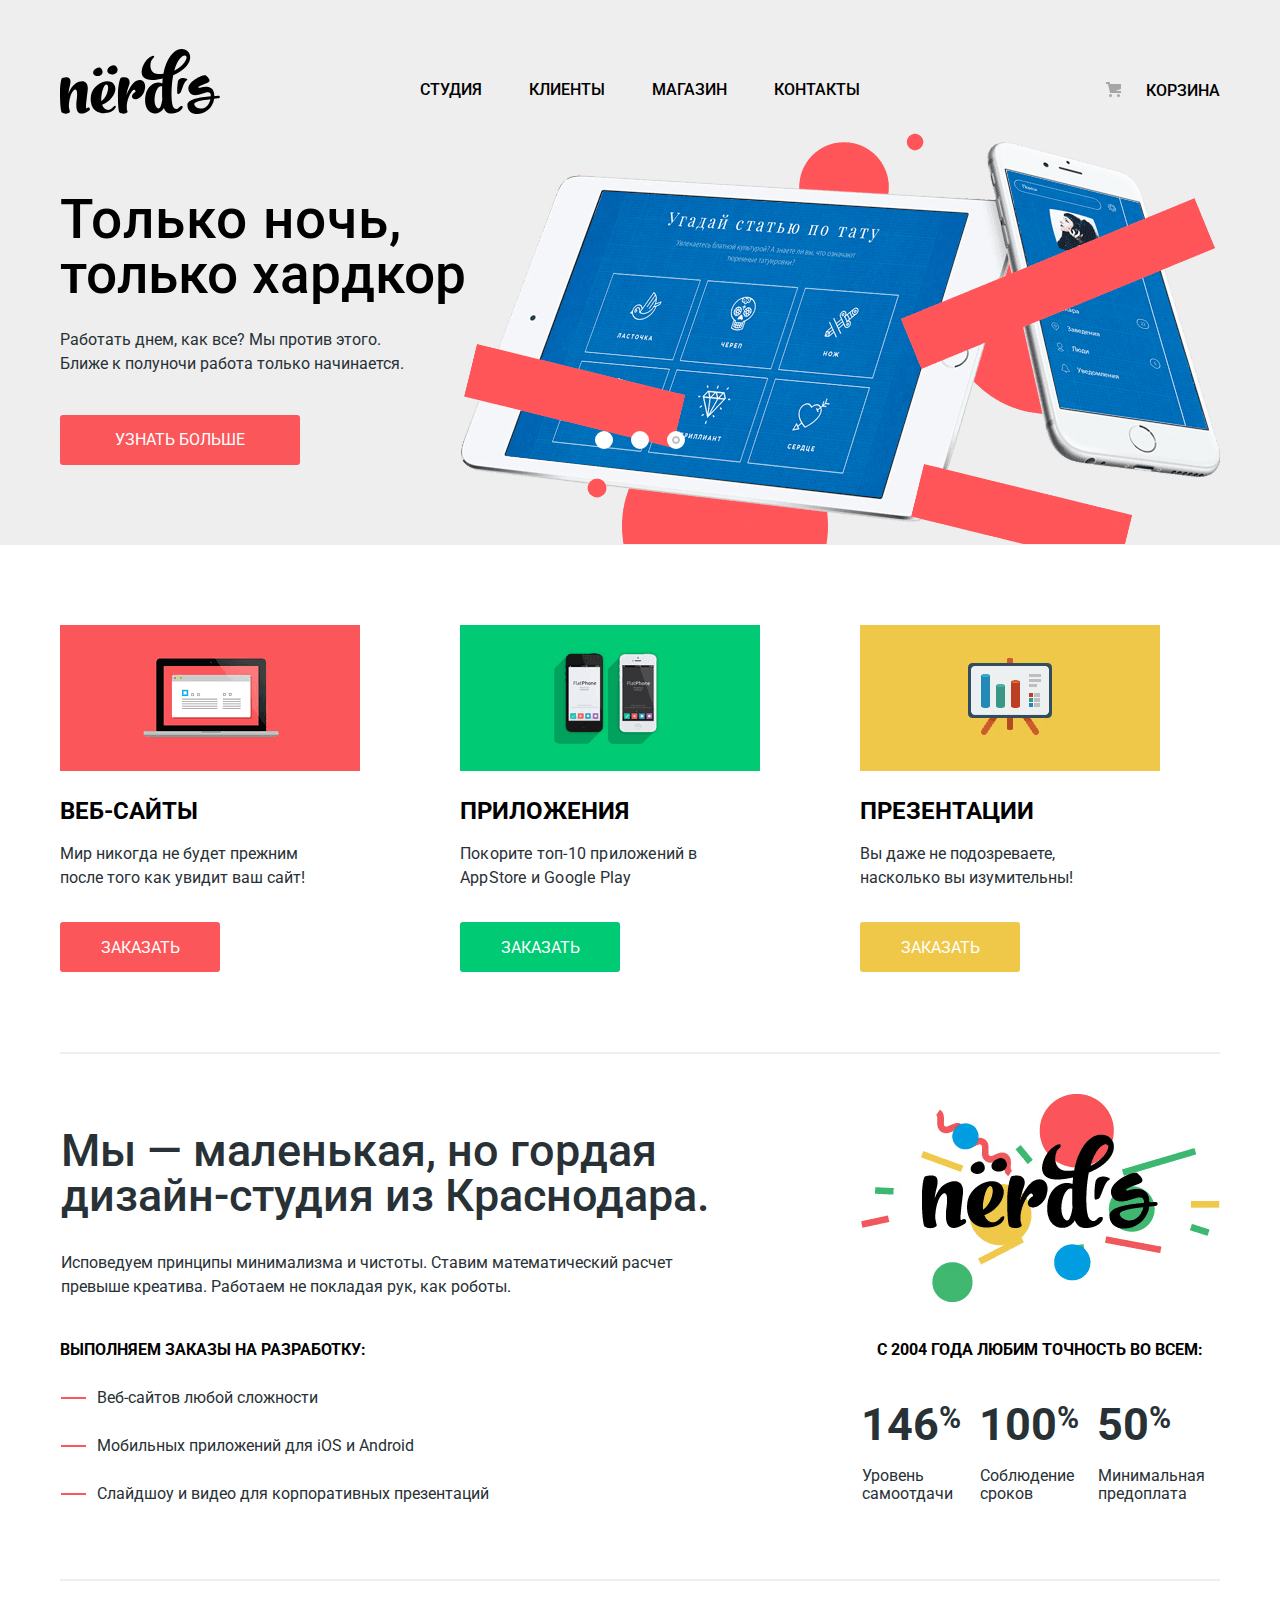
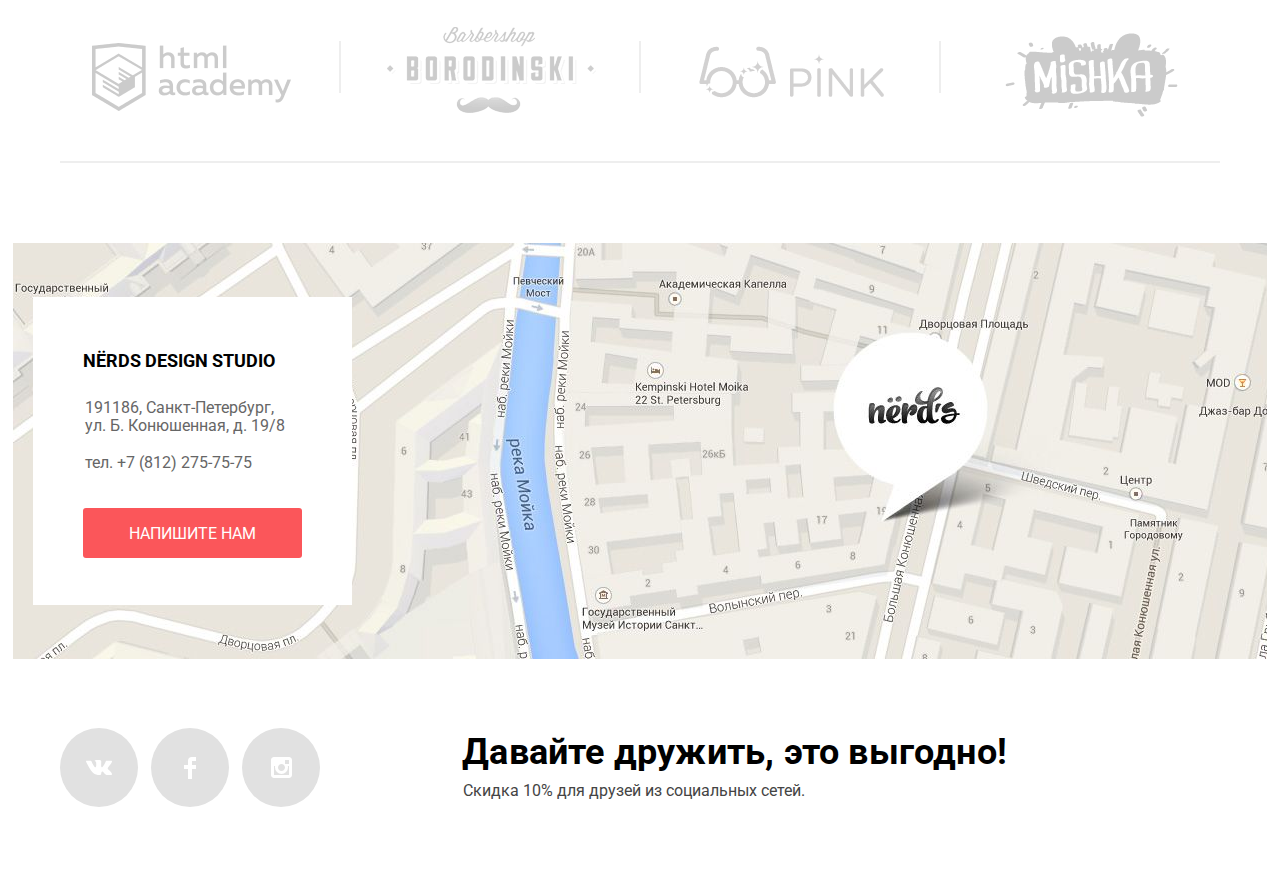
<file: index.html>
<!DOCTYPE html>
<html lang="ru">
<head>
  <meta charset="UTF-8">
  <meta name="viewport" content="width=device-width, initial-scale=1.0">
  <title>Веб-студия Nerds</title>
  <link href="https://fonts.googleapis.com/css?family=Roboto:400,500,700&amp;subset=cyrillic,cyrillic-ext,latin-ext" rel="stylesheet">
  <link href="css/normalize.css" rel="stylesheet">
  <link href="css/style.css" rel="stylesheet">
</head>
<body>

  <header class="header">
    <nav class="header__nav navigation wrapper">

      <div class="navigation__logo">
        <a class="navigation__logo-link navigation__logo-link--current" href="index.html">
          <span class="visually-hidden">Веб-студия Nerds</span>
          <img class="navigation__logo-pic" src="img/svg/nerds-logo.svg" alt="Логотип Веб-студия Nerds" width="160" height="65">
        </a>
      </div>

      <ul class="navigation__list">
        <li class="navigation__element">
          <a class="navigation__link" href="">Студия</a>
        </li>
        <li class="navigation__element">
          <a class="navigation__link" href="">Клиенты</a>
        </li>
        <li class="navigation__element">
          <a class="navigation__link" href="nerds-catalog.html">Магазин</a>
        </li>
        <li class="navigation__element">
          <a class="navigation__link" href="">Контакты</a>
        </li>
      </ul>

      <div class="navigation__basket">
        <a class="navigation__basket-link" href="#">Корзина</a>
      </div>

    </nav>
  </header>

  <main class="content">

    <h1 class="title visually-hidden">Веб-студия Nerds</h1>

    <section class="slider">
      <div class="slider-wrapper wrapper">

        <div class="slider__controls">
          <button class="slider__btn slider__btn--current" onclick="currentSlide(1)"><span class="visually-hidden">Первый слайд</span></button>
          <button class="slider__btn" onclick="currentSlide(2)"><span class="visually-hidden">Второй слайд</span></button>
          <button class="slider__btn" onclick="currentSlide(3)"><span class="visually-hidden">Третий слайд</span></button>
        </div>

        <div class="slider__element slider__element--slide1 slide slider__element--current">
          <p class="slide__lead">
            Долго, дорого, скрупулезно.
          </p>
          <p class="slide__desc">
            Математически выверенный дизайн <br>
            для вашего сайта или мобильного приложения.
          </p>
          <a class="slide__link" href="">Узнать больше</a>
        </div>

        <div class="slider__element slider__element--slide2 slide">
          <p class="slide__lead">
            Любим математику как никто другой
          </p>
          <p class="slide__desc">
            Никакого креатива, только математические формулы для расчета идеальных пропорций.
          </p>
          <a class="slide__link" href="">Узнать больше</a>
        </div>

        <div class="slider__element slider__element--slide3 slide">
          <p class="slide__lead">
            Только ночь, только хардкор
          </p>
          <p class="slide__desc">
            Работать днем, как все? Мы против этого.<br>
            Ближе к полуночи работа только начинается.
          </p>
          <a class="slide__link" href="">Узнать больше</a>
        </div>

      </div>
    </section>

    <h2 class="subtitle visually-hidden">Наши услуги для вас</h2>

    <div class="wrapper">

      <section class="products">
        <ul class="products__list">

          <li class="products__element product">
            <article class="product__websites">
              <img class="product__pic product__pic--websites" src="img/compressor/web-site-compressor.png" alt="Веб-сайты" width="300" height="146">
              <h3 class="product__subtitle">Веб-сайты</h3>
              <p class="product__desc">Мир никогда не будет прежним после того как увидит ваш сайт!</p>
              <a class="product__link-order" href="">Заказать</a>
            </article>
          </li>

          <li class="products__element product">
            <article class="product__apps">
              <img class="product__pic product__pic--apps" src="img/compressor/apps-compressor.png" alt="Приложения" width="300" height="146">
              <h3 class="product__subtitle">Приложения</h3>
              <p class="product__desc">Покорите топ-10 приложений в AppStore и Google Play</p>
              <a class="product__link-order product__link-order--green" href="">Заказать</a>
            </article>
          </li>

          <li class="products__element product">
            <article class="product__presentation">
              <img class="product__pic product__pic--presentation" src="img/compressor/presentation-compressor.png" alt="Презентации" width="300" height="146">
              <h3 class="product__subtitle">Презентации</h3>
              <p class="product__desc">Вы даже не подозреваете, насколько вы изумительны!</p>
              <a class="product__link-order product__link-order--gold" href="">Заказать</a>
            </article>
          </li>

        </ul>
      </section>

      <section class="features__box">

        <section class="features__text">
          <p class="features__lead">
            Мы &#8212 маленькая, но гордая дизайн-студия из Краснодара.
          </p>
          <p class="features__desc">
            Исповедуем принципы минимализма и чистоты. Ставим математический расчет превыше креатива. Работаем не покладая рук, как роботы.
          </p>
          <p class="features__list-title">
            Выполняем заказы на разработку:
          </p>
          <ul class="features__list">
            <li class="features__product">
              Веб-сайтов любой сложности
            </li>
            <li class="features__product">
              Мобильных приложений для iOS и Android
            </li>
            <li class="features__product">
              Слайдшоу и видео для корпоративных презентаций
            </li>
          </ul>
        </section>

        <section class="features__logo-table">
          <img class="features__logo-pic" src="img/compressor/nerds-illustration-compressor.png" alt="Веб-студия Nerds логотип" width="360" height="208">
          <p class="features__table-title">
            С 2004 года любим точность во всем:
          </p>
          <table class="features__table table">
            <tr class="table__persent">
              <td class="table__cell">
                146<sup class="table__sup">%</sup>
              </td>
              <td class="table__cell">
                100<sup class="table__sup">%</sup>
              </td>
              <td class="table__cell">
                50<sup class="table__sup">%</sup>
              </td>
            </tr>
            <tr class="table__desc">
              <td class="table__cell">Уровень самоотдачи</td>
              <td class="table__cell">Соблюдение сроков</td>
              <td class="table__cell">Минимальная предоплата</td>
            </tr>
          </table>
        </section>

      </section>

      <section class="clients">
        <ul class="clients__list">

          <li class="clients__elem">
            <a href="https://htmlacademy.ru/intensive/htmlcss">
              <img src="img/compressor/html-academy-compressor.png" alt="Сайт htmlacademy" width="199 " height="68">
            </a>
          </li>

          <li class="clients__elem">
            <a href="#">
              <img src="img/compressor/borodinski-compressor.png" alt="Барбершоп Бородинский" width="209" height="90">
            </a>
          </li>

          <li class="clients__elem">
            <a href="#">
              <img src="img/compressor/pink-compressor.png" alt="Сайт приложения Пинк" width="185" height="52">
            </a>
          </li>

          <li class="clients__elem">
            <a href="#">
              <img src="img/compressor/mishka-compressor.png" alt="Сайт магазина Мишка" width="173" height="84">
            </a>
          </li>
        </ul>
      </section>

    </div>

    <section class="contacts">

      <img class="contacts__map-pic" src="img/compressor/map-compressor.jpg" alt="191186, Санкт-Петербург, ул. Б. Конюшенная, д. 19/8" width="1440" height="416">

      <iframe class="contacts__map-iframe" src="https://www.google.com/maps/embed?pb=!1m18!1m12!1m3!1d1998.5991043651577!2d30.3208946158674!3d59.93879418187627!2m3!1f0!2f0!3f0!3m2!1i1024!2i768!4f13.1!3m3!1m2!1s0x4696310fca5ba729%3A0xea9c53d4493c879f!2z0JHQvtC70YzRiNCw0Y8g0JrQvtC90Y7RiNC10L3QvdCw0Y8g0YPQuy4sIDE5LCDQodCw0L3QutGCLdCf0LXRgtC10YDQsdGD0YDQsywgMTkxMTg2!5e0!3m2!1sru!2sru!4v1529902257677" width="1440" height="416" frameborder="0" style="border:0" allowfullscreen></iframe>

      <div class="contacts__textbox">
        <h3 class="contacts__subtitle">Nёrds design studio</h3>
        <p class="contacts__adress">
          191186, Санкт-Петербург,<br>
          ул. Б. Конюшенная, д. 19/8
        </p>
        <p class="contacts__tel">
          <a class="contacts__tel-link" href="tel:+78122757575">тел. +7 (812) 275-75-75</a>
        </p>
        <a class="contacts__link" href="#">Напишите нам</a>
      </div>

    </section>

  </main>

  <footer class="footer wrapper">

    <ul class="footer__social social-list">

      <li class="social-list__elem">
        <a class="social-list__link" href="">
          <span class="visually-hidden">Вконтакте</span>
          <svg xmlns="http://www.w3.org/2000/svg" width="26" height="15" viewBox="0 0 26 15"><path fill="#FFF" d="M16.138 11.51c.956-.309 2.18 2.04 3.483 2.939.978.681 1.727.534 1.727.534l3.473-.05s1.815-.112.957-1.554c-.071-.12-.503-1.069-2.585-3.022-2.177-2.043-1.882-1.712.739-5.244 1.597-2.153 2.236-3.468 2.036-4.028-.192-.539-1.365-.399-1.365-.399L20.69.713c-.381.001-.704.119-.851.515-.003.004-.621 1.666-1.445 3.079-1.741 2.989-2.436 3.148-2.724 2.961-.661-.433-.494-1.737-.494-2.664 0-2.897.432-4.105-.846-4.417-.427-.104-.739-.172-1.828-.182-1.392-.021-2.574 0-3.244.329-.445.223-.786.712-.579.74.26.035.843.16 1.155.586.401.552.389 1.789.389 1.789s.229 3.411-.54 3.834c-.528.29-1.25-.302-2.803-3.016-.793-1.388-1.392-2.922-1.392-2.922s-.116-.285-.326-.441c-.25-.185-.6-.244-.6-.244L.848.684S.29.7.085.946c-.182.218-.015.668-.015.668s2.909 6.881 6.203 10.347c3.02 3.182 6.452 2.971 6.452 2.971h1.555s.469-.054.709-.312c.224-.24.214-.691.214-.691s-.031-2.109.935-2.419z"/></svg>
        </a>
      </li>

      <li class="social-list__elem">
        <a class="social-list__link" href="">
          <span class="visually-hidden">Фейсбук</span>
          <svg xmlns="http://www.w3.org/2000/svg" width="12" height="22" viewBox="0 0 12 22"><path fill="#FFF" d="M12 4V0H8a4 4 0 0 0-4 4v4H0v4h4v10h4V12h4V8H8V4h4z"/></svg>
        </a>
      </li>

      <li class="social-list__elem">
        <a class="social-list__link" href="">
          <span class="visually-hidden">Инстаграмм</span>
          <svg xmlns="http://www.w3.org/2000/svg" width="21" height="21" viewBox="0 0 21 21"><path fill="#FFF" d="M18 0H3C1.35 0 0 1.35 0 3v15c0 1.65 1.35 3 3 3h15c1.65 0 3-1.35 3-3V3c0-1.65-1.35-3-3-3zm-7.5 7c1.93 0 3.5 1.57 3.5 3.5S12.43 14 10.5 14 7 12.43 7 10.5 8.57 7 10.5 7zM18 18H3V9h1.181A6.504 6.504 0 0 0 4 10.5a6.5 6.5 0 1 0 13 0 6.45 6.45 0 0 0-.181-1.5H18v9zm0-11h-4V3h4v4z"/></svg>
        </a>
      </li>

    </ul>

    <div class="footer__text">
      <p class="footer__lead">Давайте дружить, это выгодно!</p>
      <p class="footer__discount">Скидка 10% для друзей из социальных сетей.</p>
    </div>

  </footer>

  <section class="popup">

    <p class="popup__lead">Напишите нам</p>

    <form class="popup__write-us-form write-us-form" action="" method="post">

      <p class="write-us-form__name">
        <label class="write-us-form__label" for="name">Ваше имя:</label>
        <input class="write-us-form__input" type="text" name="user-name" id="name" placeholder="Представьтесь, пожалуйста" minlength="2">
      </p>

      <p class="write-us-form__email">
        <label class="write-us-form__label" for="email">Ваш e-mail:</label>
        <input class="write-us-form__input" type="email" name="email" id="email" placeholder="Для отправки ответа">
      </p>

      <p class="write-us-form__text">
        <label class="write-us-form__label" for="text">Текст письма:</label>
        <textarea class="write-us-form__input write-us-form__input--textarea" name="text" id="text" placeholder="В свободной форме" minlength="140"></textarea>
      </p>

      <button class="write-us-form__button-submit" type="submit">Отправить</button>

    </form>

    <button class="popup__close" type="button">&times;</button>

  </section>

  <script src="js/popup.js"></script>
  <script src="js/slider.js"></script>

</body>
</html>
</file>
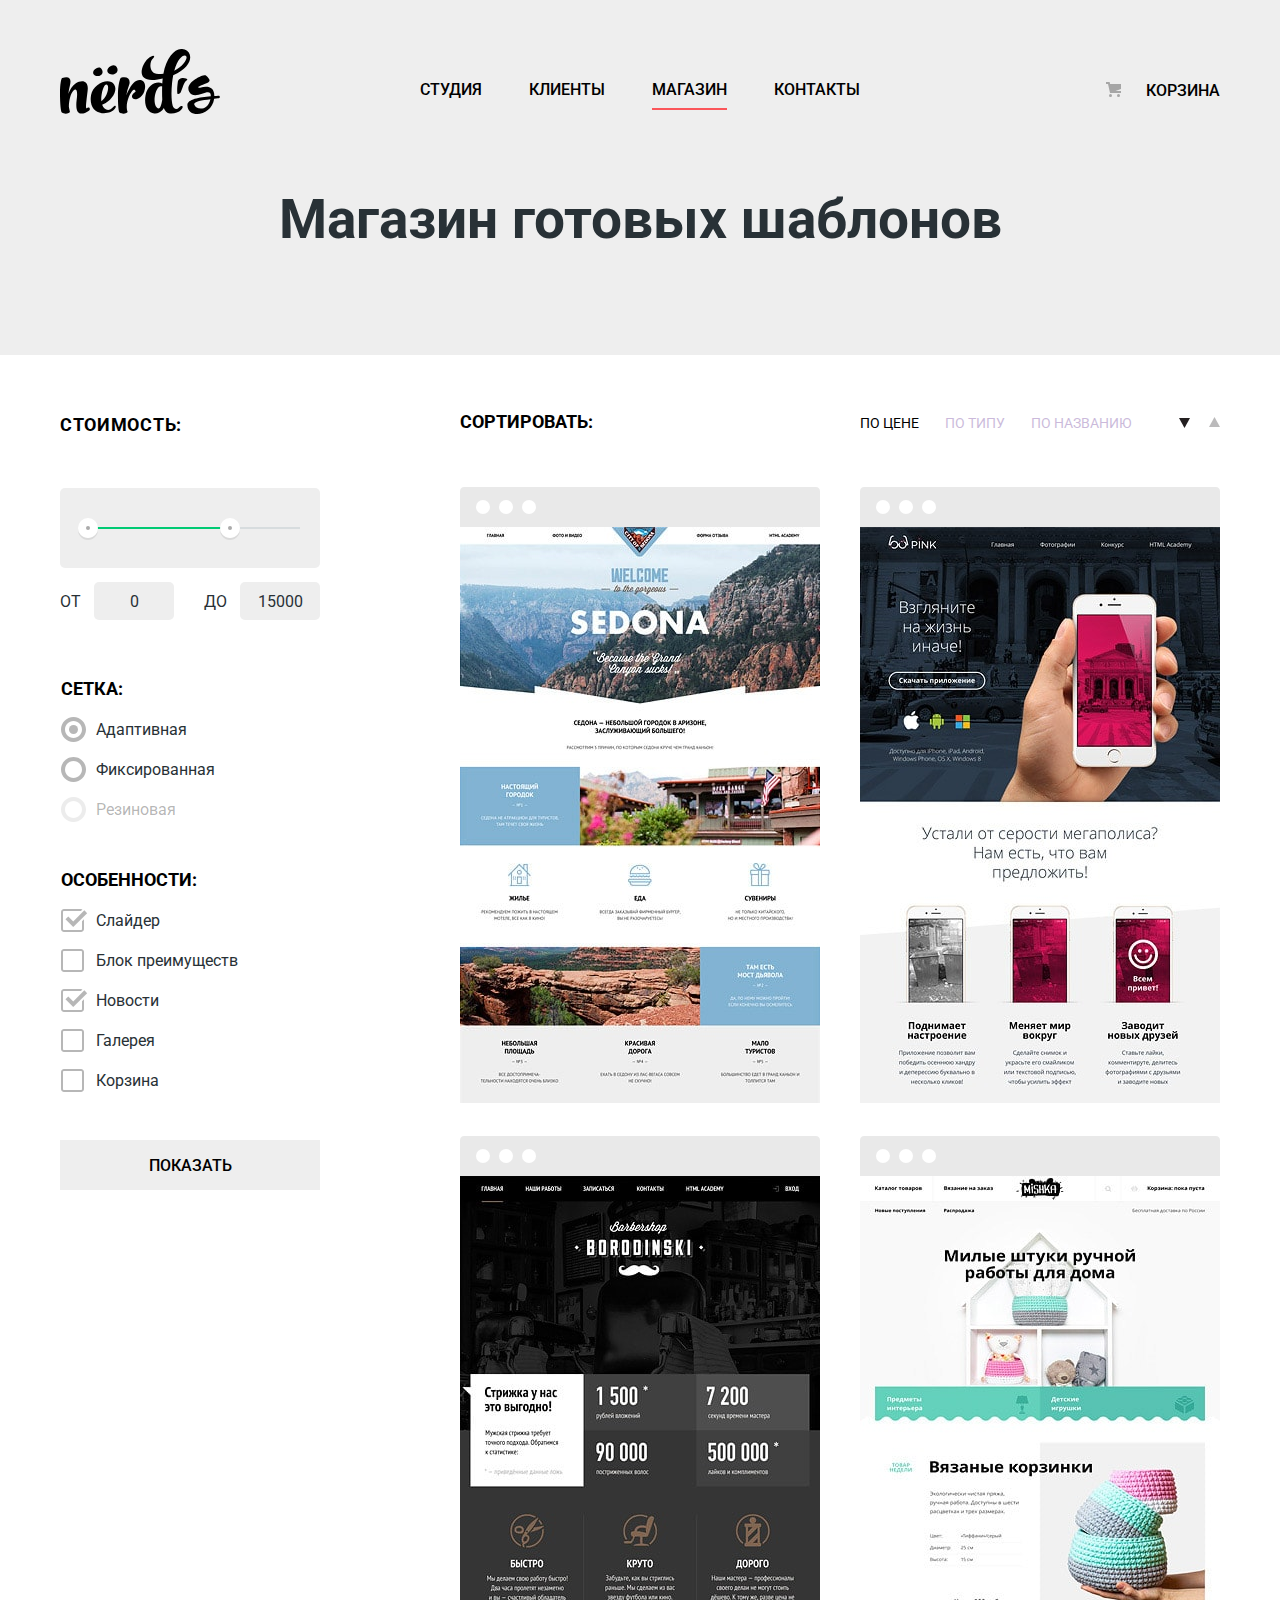
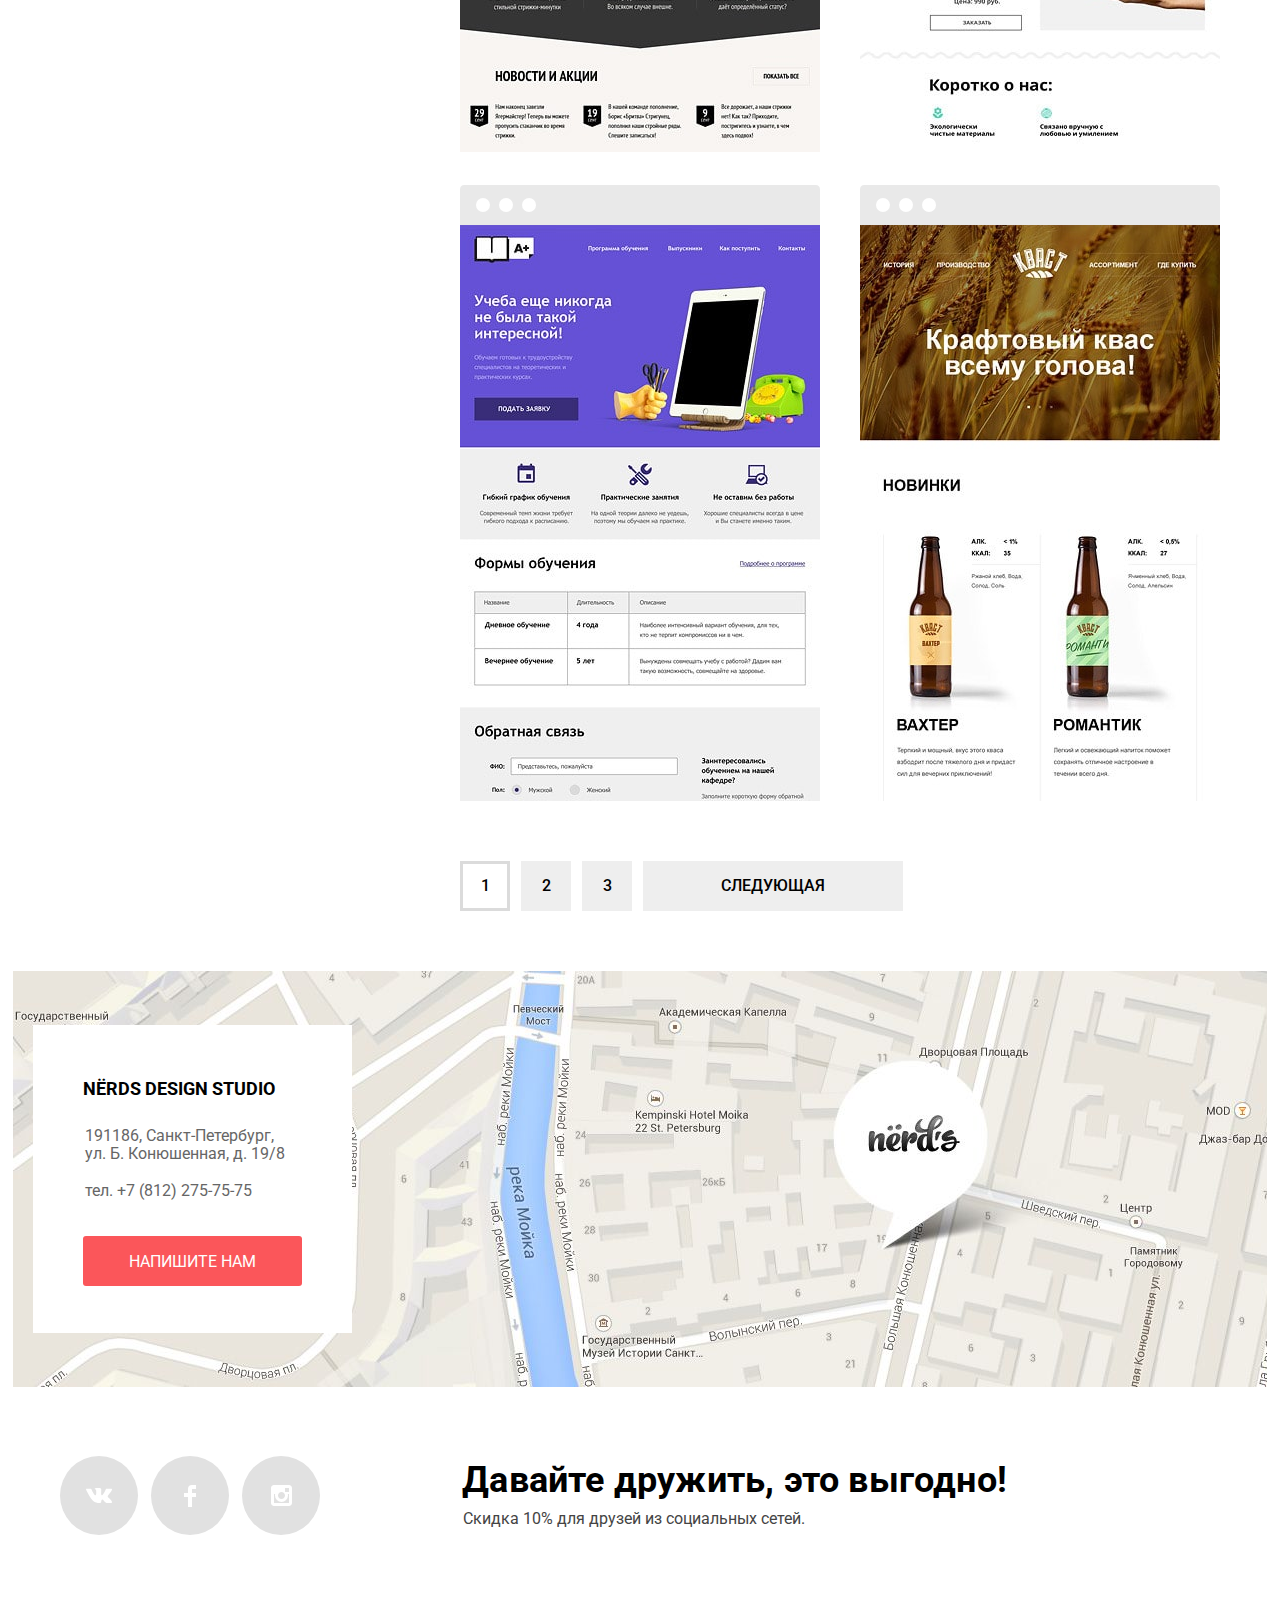
<file: nerds-catalog.html>
<!DOCTYPE html>
<html lang="ru">
<head>
  <meta charset="UTF-8">
  <meta name="viewport" content="width=device-width, initial-scale=1.0">
  <title>Nerds Каталог</title>
  <link href="https://fonts.googleapis.com/css?family=Roboto:400,500,700&amp;subset=cyrillic,cyrillic-ext,latin-ext" rel="stylesheet">
  <link href="css/normalize.css" rel="stylesheet">
  <link href="css/style.css" rel="stylesheet">
</head>
<body>

  <header class="header">

    <nav class="header__nav navigation wrapper">

      <div class="navigation__logo">
        <a class="navigation__logo-link" href="index.html">
          <span class="visually-hidden">Веб-студия Nerds</span>
          <img class="navigation__logo-pic" src="img/svg/nerds-logo.svg" alt="Логотип Веб-студия Nerds" width="160" height="65">
        </a>
      </div>

      <ul class="navigation__list">

        <li class="navigation__element">
          <a class="navigation__link" href="">Студия</a>
        </li>

        <li class="navigation__element">
          <a class="navigation__link" href="">Клиенты</a>
        </li>

        <li class="navigation__element">
          <a class="navigation__link navigation__link--current" href="">Магазин</a>
        </li>

        <li class="navigation__element">
          <a class="navigation__link" href="">Контакты</a>
        </li>

      </ul>

      <div class="navigation__basket">
        <a class="navigation__basket-link" href="#">Корзина</a>
      </div>

    </nav>
  </header>

  <main class="catalog">

    <div class="catalog__title-container">
      <h1 class="catalog__title wrapper">Магазин готовых шаблонов</h1>
    </div>

    <div class="catalog__container wrapper">

      <div class="catalog__left-column">
        <h2 class="catalog__subtitle visually-hidden">Фильтр работ</h2>
        <form class="catalog__form form-filter" action="" method="get">

          <fieldset class="form-filter__price-field">

            <legend class="form-filter__subtitle">Стоимость:</legend>

            <div class="form-filter__range-line-box range-line">
              <div class="range-line__scale">
                <div class="range-line__bar" style="width: 70%;"></div>
              </div>
              <div class="range-line__toggle range-line__toggle--min"></div>
              <div class="range-line__toggle range-line__toggle--max"></div>
            </div>

            <div class="form-filter__price">
              <p class="form-filter__price-box">
                <label class="form-filter__label-price" for="min-price">От</label>
                <input class="form-filter__input-price" id="min-price" type="number" name="min-price" placeholder="0">
              </p>
              <p class="form-filter__price-box">
                <label class="form-filter__label-price" for="max-price">До</label>
                <input class="form-filter__input-price" id="max-price" type="number" name="max-price" placeholder="15000">
              </p>
            </div>

          </fieldset>

          <fieldset class="form-filter__layout-field">

            <legend class="form-filter__subtitle form-filter__subtitle--layout">Сетка:</legend>

            <p class="form-filter__layout">

              <label class="form-filter__label">
                <input class="form-filter__radio visually-hidden" type="radio" name="layout" value="adaptive" checked>
                <span class="form-filter__radio-indicator"></span>
                <span class="form-filter__text">Адаптивная</span>
              </label>

              <label class="form-filter__label">
                <input class="form-filter__radio visually-hidden" type="radio" name="layout" value="fix">
                <span class="form-filter__radio-indicator"></span>
                <span class="form-filter__text">Фиксированная</span>
              </label>

              <label class="form-filter__label">
                <input class="form-filter__radio visually-hidden" type="radio" name="layout" value="rubber" disabled>
                <span class="form-filter__radio-indicator"></span>
                <span class="form-filter__text">Резиновая</span>
              </label>

            </p>

          </fieldset>

          <fieldset class="form-filter__features-field">

            <legend class="form-filter__subtitle form-filter__subtitle--features">Особенности:</legend>

            <p class="form-filter__features">

              <label class="form-filter__label">
                <input class="form-filter__checkbox visually-hidden" type="checkbox" name="slider" checked>
                <span class="form-filter__checkbox-indicator"></span>
                <span class="form-filter__text">Слайдер</span>
              </label>

              <label class="form-filter__label">
                <input class="form-filter__checkbox visually-hidden" type="checkbox" name="advantage">
                <span class="form-filter__checkbox-indicator"></span>
                <span class="form-filter__text">Блок преимуществ</span>
              </label>

              <label class="form-filter__label">
                <input class="form-filter__checkbox visually-hidden" type="checkbox" name="news" checked>
                <span class="form-filter__checkbox-indicator"></span>
                <span class="form-filter__text">Новости</span>
              </label>

              <label class="form-filter__label">
                <input class="form-filter__checkbox visually-hidden" type="checkbox" name="gallery">
                <span class="form-filter__checkbox-indicator"></span>
                <span class="form-filter__text">Галерея</span>
              </label>

              <label class="form-filter__label">
                <input class="form-filter__checkbox visually-hidden" type="checkbox" name="basket">
                <span class="form-filter__checkbox-indicator"></span>
                <span class="form-filter__text">Корзина</span>
              </label>

            </p>

          </fieldset>

          <button class="form-filter__btn" type="submit">Показать</button>

        </form>
      </div>

      <div class="catalog__right-column">
        <h2 class="catalog__subtitle visually-hidden">Примеры работ</h2>

        <section class="catalog__sort-links sorting-box">
          <h3 class="sorting-box__title">Сортировать:</h3>

          <ul class="sorting-box__list">

            <li class="sorting-box__elem sorting-box__elem--price">
              <a class="sorting-box__link sorting-box__link--current" href="">По цене</a>
            </li>

            <li class="sorting-box__elem sorting-box__elem--type">
              <a class="sorting-box__link" href="">По типу</a>
            </li>

            <li class="sorting-box__elem sorting-box__elem--name">
              <a class="sorting-box__link" href="">По названию</a>
            </li>

          </ul>

          <ul class="sorting-box__to-min-to-max">

            <li class="sorting-box__elem sorting-box__elem--to-min">
              <a class="sorting-box__link sorting-box__link--to-min sorting-box__link--current" href="">
                <span class="visually-hidden">По убыванию</span>
              </a>
            </li>

            <li class="sorting-box__elem sorting-box__elem--to-max">
              <a class="sorting-box__link sorting-box__link--to-max" href="">
                  <span class="visually-hidden">По возрастанию</span>
              </a>
            </li>

          </ul>

        </section>

        <section class="catalog__products">

          <div class="catalog__item card-product">

            <svg xmlns="http://www.w3.org/2000/svg" width="360" height="40" viewBox="0 0 360 40"><path fill="#4D4D4D" d="M356 0H4C1.8 0 0 1.8 0 4v36h360V4c0-2.2-1.8-4-4-4zM22.991 27a7 7 0 1 1 0-14 7 7 0 0 1 0 14zm23.011 0a7 7 0 1 1 0-14 7 7 0 0 1 0 14zm23.011 0a7 7 0 1 1 0-14 7 7 0 0 1 0 14z"/></svg>

            <img class="card-product__pic" src="img/compressor/img-sedona-compressor.jpg" alt="Сайт местечка Седона" width="360" height="576">

            <div class="card-product__desc-box">
              <h4 class="card-product__name">Sedona</h4>
              <p class="card-product__desc">
                Информационный сайт <br>
                для туристов
              </p>
              <a class="card-product__buy-link" href="">9 900 руб.</a>
            </div>

          </div>

          <div class="catalog__item card-product">

            <svg xmlns="http://www.w3.org/2000/svg" width="360" height="40" viewBox="0 0 360 40"><path fill="#4D4D4D" d="M356 0H4C1.8 0 0 1.8 0 4v36h360V4c0-2.2-1.8-4-4-4zM22.991 27a7 7 0 1 1 0-14 7 7 0 0 1 0 14zm23.011 0a7 7 0 1 1 0-14 7 7 0 0 1 0 14zm23.011 0a7 7 0 1 1 0-14 7 7 0 0 1 0 14z"/></svg>

            <img class="card-product__pic" src="img/compressor/img-pink-compressor.jpg" alt="Сайт местечка Седона" width="360" height="576">

            <div class="card-product__desc-box">
              <h4 class="card-product__name">Pink App</h4>
              <p class="card-product__desc">
                Продуктовый лендинг приложения для iOS и Android
              </p>
              <a class="card-product__buy-link" href="">9 900 руб.</a>
            </div>

          </div>

          <div class="catalog__item card-product">

            <svg xmlns="http://www.w3.org/2000/svg" width="360" height="40" viewBox="0 0 360 40"><path fill="#4D4D4D" d="M356 0H4C1.8 0 0 1.8 0 4v36h360V4c0-2.2-1.8-4-4-4zM22.991 27a7 7 0 1 1 0-14 7 7 0 0 1 0 14zm23.011 0a7 7 0 1 1 0-14 7 7 0 0 1 0 14zm23.011 0a7 7 0 1 1 0-14 7 7 0 0 1 0 14z"/></svg>

            <img class="card-product__pic" src="img/compressor/img-barbershop-compressor.jpg" alt="Сайт местечка Седона" width="360" height="576">

            <div class="card-product__desc-box card-product__desc-box--second-line">
              <h4 class="card-product__name">Barbershop</h4>
              <p class="card-product__desc">
                Сайт салона красоты. <br>
                Для мужчин, да.
              </p>
              <a class="card-product__buy-link" href="">9 900 руб.</a>
            </div>

          </div>

          <div class="catalog__item card-product">

            <svg xmlns="http://www.w3.org/2000/svg" width="360" height="40" viewBox="0 0 360 40"><path fill="#4D4D4D" d="M356 0H4C1.8 0 0 1.8 0 4v36h360V4c0-2.2-1.8-4-4-4zM22.991 27a7 7 0 1 1 0-14 7 7 0 0 1 0 14zm23.011 0a7 7 0 1 1 0-14 7 7 0 0 1 0 14zm23.011 0a7 7 0 1 1 0-14 7 7 0 0 1 0 14z"/></svg>

            <img class="card-product__pic" src="img/compressor/img-mishka-compressor.jpg" alt="Сайт местечка Седона" width="360" height="576">

            <div class="card-product__desc-box card-product__desc-box--second-line">
              <h4 class="card-product__name">Mishka</h4>
              <p class="card-product__desc">
                Интернет-магазин <br>
                вязаных игрушек
              </p>
              <a class="card-product__buy-link" href="">9 900 руб.</a>
            </div>

          </div>

          <div class="catalog__item card-product">

            <svg xmlns="http://www.w3.org/2000/svg" width="360" height="40" viewBox="0 0 360 40"><path fill="#4D4D4D" d="M356 0H4C1.8 0 0 1.8 0 4v36h360V4c0-2.2-1.8-4-4-4zM22.991 27a7 7 0 1 1 0-14 7 7 0 0 1 0 14zm23.011 0a7 7 0 1 1 0-14 7 7 0 0 1 0 14zm23.011 0a7 7 0 1 1 0-14 7 7 0 0 1 0 14z"/></svg>

            <img class="card-product__pic" src="img/compressor/img-aplus-compressor.jpg" alt="Сайт местечка Седона" width="360" height="576">

            <div class="card-product__desc-box
            card-product__desc-box--third-line">
              <h4 class="card-product__name">A Plus</h4>
              <p class="card-product__desc">
                Лендинг курсов повышения квалификации
              </p>
              <a class="card-product__buy-link" href="">9 900 руб.</a>
            </div>

          </div>

          <div class="catalog__item card-product">

            <svg xmlns="http://www.w3.org/2000/svg" width="360" height="40" viewBox="0 0 360 40"><path fill="#4D4D4D" d="M356 0H4C1.8 0 0 1.8 0 4v36h360V4c0-2.2-1.8-4-4-4zM22.991 27a7 7 0 1 1 0-14 7 7 0 0 1 0 14zm23.011 0a7 7 0 1 1 0-14 7 7 0 0 1 0 14zm23.011 0a7 7 0 1 1 0-14 7 7 0 0 1 0 14z"/></svg>

            <img class="card-product__pic" src="img/compressor/img-kvast-compressor.jpg" alt="Сайт местечка Седона" width="360" height="576">

            <div class="card-product__desc-box card-product__desc-box--third-line">
              <h4 class="card-product__name">Кваст</h4>
              <p class="card-product__desc">
                Промо-сайт производителя крафтового кваса
              </p>
              <a class="card-product__buy-link" href="">9 900 руб.</a>
            </div>

          </div>

          <div class="catalog__pagination pagination">

            <ul class="pagination__list">

              <li class="pagination__elem"><a class="pagination__link pagination__link--current" href="">1</a></li>

              <li class="pagination__elem"><a class="pagination__link" href="">2</a></li>

              <li class="pagination__elem"><a class="pagination__link" href="">3</a></li>

              <li class="pagination__elem"><a class="pagination__link pagination__link--next" href="">Следующая</a></li>

            </ul>

          </div>

        </section>

      </div>
    </div>

    <section class="contacts">

        <img class="contacts__map-pic" src="img/compressor/map-compressor.jpg" alt="191186, Санкт-Петербург, ул. Б. Конюшенная, д. 19/8" width="1440" height="416">

        <iframe class="contacts__map-iframe" src="https://www.google.com/maps/embed?pb=!1m18!1m12!1m3!1d1998.5991043651577!2d30.3208946158674!3d59.93879418187627!2m3!1f0!2f0!3f0!3m2!1i1024!2i768!4f13.1!3m3!1m2!1s0x4696310fca5ba729%3A0xea9c53d4493c879f!2z0JHQvtC70YzRiNCw0Y8g0JrQvtC90Y7RiNC10L3QvdCw0Y8g0YPQuy4sIDE5LCDQodCw0L3QutGCLdCf0LXRgtC10YDQsdGD0YDQsywgMTkxMTg2!5e0!3m2!1sru!2sru!4v1529902257677" width="1440" height="416" frameborder="0" style="border:0" allowfullscreen></iframe>

        <div class="contacts__textbox">
          <h3 class="contacts__subtitle">Nёrds design studio</h3>
          <p class="contacts__adress">
            191186, Санкт-Петербург,<br>
            ул. Б. Конюшенная, д. 19/8
          </p>
          <p class="contacts__tel">
            <a class="contacts__tel-link" href="tel:+78122757575">тел. +7 (812) 275-75-75</a>
          </p>
          <a class="contacts__link" href="#">Напишите нам</a>
        </div>

      </section>

  </main>

  <footer class="footer wrapper">

    <ul class="footer__social social-list">

      <li class="social-list__elem">
        <a class="social-list__link" href="">
          <span class="visually-hidden">Вконтакте</span>
          <svg xmlns="http://www.w3.org/2000/svg" width="26" height="15" viewBox="0 0 26 15"><path fill="#FFF" d="M16.138 11.51c.956-.309 2.18 2.04 3.483 2.939.978.681 1.727.534 1.727.534l3.473-.05s1.815-.112.957-1.554c-.071-.12-.503-1.069-2.585-3.022-2.177-2.043-1.882-1.712.739-5.244 1.597-2.153 2.236-3.468 2.036-4.028-.192-.539-1.365-.399-1.365-.399L20.69.713c-.381.001-.704.119-.851.515-.003.004-.621 1.666-1.445 3.079-1.741 2.989-2.436 3.148-2.724 2.961-.661-.433-.494-1.737-.494-2.664 0-2.897.432-4.105-.846-4.417-.427-.104-.739-.172-1.828-.182-1.392-.021-2.574 0-3.244.329-.445.223-.786.712-.579.74.26.035.843.16 1.155.586.401.552.389 1.789.389 1.789s.229 3.411-.54 3.834c-.528.29-1.25-.302-2.803-3.016-.793-1.388-1.392-2.922-1.392-2.922s-.116-.285-.326-.441c-.25-.185-.6-.244-.6-.244L.848.684S.29.7.085.946c-.182.218-.015.668-.015.668s2.909 6.881 6.203 10.347c3.02 3.182 6.452 2.971 6.452 2.971h1.555s.469-.054.709-.312c.224-.24.214-.691.214-.691s-.031-2.109.935-2.419z"/></svg>
        </a>
      </li>

      <li class="social-list__elem">
        <a class="social-list__link" href="">
          <span class="visually-hidden">Фейсбук</span>
          <svg xmlns="http://www.w3.org/2000/svg" width="12" height="22" viewBox="0 0 12 22"><path fill="#FFF" d="M12 4V0H8a4 4 0 0 0-4 4v4H0v4h4v10h4V12h4V8H8V4h4z"/></svg>
        </a>
      </li>

      <li class="social-list__elem">
        <a class="social-list__link" href="">
          <span class="visually-hidden">Инстаграмм</span>
          <svg xmlns="http://www.w3.org/2000/svg" width="21" height="21" viewBox="0 0 21 21"><path fill="#FFF" d="M18 0H3C1.35 0 0 1.35 0 3v15c0 1.65 1.35 3 3 3h15c1.65 0 3-1.35 3-3V3c0-1.65-1.35-3-3-3zm-7.5 7c1.93 0 3.5 1.57 3.5 3.5S12.43 14 10.5 14 7 12.43 7 10.5 8.57 7 10.5 7zM18 18H3V9h1.181A6.504 6.504 0 0 0 4 10.5a6.5 6.5 0 1 0 13 0 6.45 6.45 0 0 0-.181-1.5H18v9zm0-11h-4V3h4v4z"/></svg>
        </a>
      </li>

    </ul>

    <div class="footer__text">
      <p class="footer__lead">Давайте дружить, это выгодно!</p>
      <p class="footer__discount">Скидка 10% для друзей из социальных сетей.</p>
    </div>

  </footer>

  <section class="popup">

    <p class="popup__lead">Напишите нам</p>

    <form class="popup__write-us-form write-us-form" action="" method="post">

      <p class="write-us-form__name">
        <label class="write-us-form__label" for="name">Ваше имя:</label>
        <input class="write-us-form__input" type="text" name="user-name" id="name" placeholder="Представьтесь, пожалуйста" minlength="2">
      </p>

      <p class="write-us-form__email">
        <label class="write-us-form__label" for="email">Ваш e-mail:</label>
        <input class="write-us-form__input" type="email" name="email" id="email" placeholder="Для отправки ответа">
      </p>

      <p class="write-us-form__text">
        <label class="write-us-form__label" for="text">Текст письма:</label>
        <textarea class="write-us-form__input write-us-form__input--textarea" name="text" id="text" placeholder="В свободной форме" minlength="140"></textarea>
      </p>

      <button class="write-us-form__button-submit" type="submit">Отправить</button>

    </form>

    <button class="popup__close" type="button">&times;</button>

  </section>

  <script src="js/popup.js"></script>

</body>
</html>
</file>
<file: css/style.css>
body {
  margin: 0;
  padding: 0;

  font-family: 'Roboto', 'Arial', sans-serif;
  font-size: 16px;
  line-height: 24px;
  color: #283136;

  background-color: #ffffff;
}

a {
  text-decoration: none;
}

img {
  max-width: 100%;
  height: auto;
  vertical-align: bottom;
}

.wrapper {
  width: 1160px;
  margin: 0 auto;
  padding: 0 20px;
}

.visually-hidden:not(:focus):not(:active),
input[type="checkbox"].visually-hidden,
input[type="radio"].visually-hidden {
  position: absolute;

  width: 1px;
  height: 1px;
  margin: -1px;
  border: 0;
  padding: 0;

  white-space: nowrap;

  clip-path: inset(100%);
  clip: rect(0 0 0 0);
  overflow: hidden;
}

.header {
  padding-top: 49px;

  line-height: 30px;
  font-weight: 500;
  text-transform: uppercase;
  color: #000000;

  background-color: #eeeeee;
}

.navigation {
  display: flex;
  justify-content: space-between;
}

.navigation__logo-link:hover,
.navigation__logo-link:focus {
  opacity: 0.8;
}

.navigation__logo-link:active {
  opacity: 0.3;
}

.navigation__logo-link--current,
.navigation__logo-link--current:hover,
.navigation__logo-link--current:focus,
.navigation__logo-link--current:active {
  cursor: default;
  opacity: 1;
}

.navigation__list {
  display: flex;
  justify-content: space-between;
  flex-wrap: wrap;

  box-sizing: border-box;
  width: 440px;
  margin: 0;
  margin-top: 26px;
  padding: 0;

  list-style: none;
}

.navigation__link,
.navigation__basket-link {
  color: #000000;
}

.navigation__link:hover,
.navigation__link:focus,
.navigation__basket-link:hover,
.navigation__basket-link:focus {
  color: #fb565a;
}

.navigation__link:active,
.navigation__basket-link:active {
  color: rgba(0, 0, 0, 0.3);
}

.navigation__link--current {
  padding-bottom: 9px;
  border-bottom: 2px solid #fb565a;
}

.navigation__link--current:hover,
.navigation__link--current:focus,
.navigation__link--current:active {
  color: #000000;
}

.navigation__basket {
  box-sizing: border-box;
  width: 160px;
  margin-top: 27px;
  text-align: right;
}

.navigation__basket-link {
  position: relative;
  padding-left: 40px;
}

.navigation__basket-link::before {
  content: "";

  position: absolute;
  top: 1px;
  left: 0;
  display: block;
  width: 15px;
  height: 15px;

  background-image: url("../img/svg/cart-icon.svg");
}

.slider {
  background-color: #eeeeee;
}

.slider-wrapper {
  position: relative;

  height: 431px;
  margin-bottom: 80px;
}

.slider__controls {
  position: absolute;
  left: 50%;
  bottom: 94px;

  width: 240px;
  margin-left: -120px;

  text-align: center;

  z-index: 999;
}

.slider__btn {
  display: inline-block;

  box-sizing: border-box;
  width: 18px;
  height: 18px;
  margin: 0 7px;
  padding: 0;

  background-color: #ffffff;

  border: 5px solid #ffffff;
  border-radius: 50%;

  cursor: pointer;
}

.slider__btn--current {
  box-shadow: inset 0px 0px 0 2px #c2c2c2
}

.slider__element {
  display: none;
  height: 100%;
  background: url("../img/compressor/slide1-compressor.png") no-repeat right 31px bottom;
}

.slider__element--slide2 {
  background: url("../img/compressor/slide2-compressor.png") no-repeat right 1px bottom;
}

.slider__element--slide3 {
  background: url("../img/compressor/slide3-compressor.png") no-repeat right bottom 1px;
}

.slider__element--current {
  display: block;
}

.slide__lead {
  width: 520px;
  margin: 0;
  padding: 0;
  padding-top: 78px;

  font-size: 55px;
  line-height: 55px;
  font-weight: 500;
  color: #000000;
}

.slider__element--slide3 .slide__lead:first-line {
  letter-spacing: 1px
}

.slide__desc {
  width: 414px;
  margin: 0;
  margin-top: 26px;
  padding: 0;
}

.slide__link {
  display: inline-block;
  box-sizing: border-box;
  width: 240px;
  height: 50px;
  margin-top: 39px;
  padding: 16px 5px;

  line-height: 18px;
  text-align: center;
  text-transform: uppercase;
  color: #ffffff;

  border-radius: 3px;

  background-color: #fb565a;
}

.slide__link:hover,
.slide__link:focus {
  background-color: #e74246;
}

.slide__link:active {
  color: rgba(255, 255, 255, 0.3);

  background-color: #d7373b;
}

.products {
  margin-bottom: 40px;
  padding-bottom: 80px;

  border-bottom: 2px solid #eeeeee;
}

.products__list {
  display: flex;
  justify-content: space-between;
  flex-wrap: wrap;

  width: 1100px;
  margin: 0;
  padding: 0;

  list-style: none;
}

.product {
  width: 300px;
}

.product__subtitle {
  margin: 0;
  margin-top: 25px;
  padding: 0;

  font-size: 24px;
  line-height: 30px;
  font-weight: bold;
  color: #000000;
  text-transform: uppercase;
}

.product__desc {
  width: 245px;
  margin: 0;
  margin-top: 16px;
  padding: 0;
}

.product:nth-child(2) .product__desc {
  letter-spacing: 0.2px;
}

.product__link-order {
  box-sizing: border-box;

  display: block;

  width: 160px;
  height: 50px;
  margin-top: 32px;
  padding-top: 17px;

  line-height: 18px;
  text-align: center;
  text-transform: uppercase;
  color: #ffffff;

  background-color: #fb565a;
  border-radius: 3px
}

.product__link-order:hover,
.product__link-order:focus {
  background-color: #e74246;
}

.product__link-order:active {
  color: rgba(255, 255, 255, 0.3);

  background-color: #d7373b;
}

.product__link-order--green {
  background-color: #00ca74;
}

.product__link-order--green:hover,
.product__link-order--green:focus {
  background-color: #00bc6c;
}

.product__link-order--green:active {
  background-color: #00aa62;
}

.product__link-order--gold {
  background-color: #efc84a;
}

.product__link-order--gold:hover,
.product__link-order--gold:focus {
  background-color: #eab534;
}

.product__link-order--gold:active {
  background-color: #e5a722;
}

.features__box {
  display: flex;
  justify-content: space-between;

  padding-bottom: 49px;

  border-bottom: 2px solid #eeeeee;
}

.features__text {
  box-sizing: border-box;
  width: 660px;
}

.features__lead {
  margin: 0;
  margin-top: 34px;
  margin-left: 1px;
  padding: 0;

  font-size: 45px;
  line-height: 45px;
  font-weight: 500;
}

.features__desc {
  margin: 0;
  margin-top: 33px;
  margin-left: 1px;
  padding: 0;
}

.features__list-title {
  margin: 0;
  margin-top: 39px;
  padding: 0;

  font-weight: bold;
  text-transform: uppercase;
  color: #000000;
}

.features__list {
  margin: 0;
  padding: 0;
  padding-top: 24px;

  list-style: none;
}

.features__product {
  position: relative;
  margin-bottom: 24px;
  padding-left: 37px;
}

.features__product::before {
  content: "";

  position: absolute;
  top: calc(50% - 1px);
  left: 1px;

  display: block;
  width: 25px;
  height: 2px;

  background-color: #fb565a;
}

.features__logo-table {
  box-sizing: border-box;
  width: 360px;
}

.features__table-title {
  margin: 0;
  margin-top: 36px;
  margin-left: 17px;
  padding: 0;

  font-weight: bold;
  text-transform: uppercase;
  color: #000000;
}

.features__table {
  margin-top: 45px;
}

.table {
  width: 100%;
  border-collapse: collapse;
}

.table__persent {

  font-size: 45px;
  line-height: 10px;
  font-weight: bold;
}

.table__desc {
  line-height: 18px;
}

.table__cell {
  padding-top: 13px;
  padding-right: 17px;
}

.table__desc .table__cell {
  padding-top: 36px;
  padding-left: 2px;
}

.table__sup {
  top: -12px;
  font-size: 30px;
}

.clients {
  margin-bottom: 80px;
  padding-top: 46px;
  padding-bottom: 44px;

  border-bottom: 2px solid #eeeeee;
}

.clients__list {
  margin: 0;
  padding: 0;

  display: flex;
  flex-wrap: wrap;
  justify-content: space-between;
  align-items: center;


  list-style: none;
}

.clients__elem {
  position: relative;

  box-sizing: border-box;
  width: 260px;
  padding-left: 2px;
  text-align: center;
}

.clients__elem:first-child {
  padding-top: 10px;
}

.clients__elem:nth-child(4) {
  padding-top: 6px;
}

.clients__elem:not(:nth-child(4n+1))::before {
  content: "";

  position: absolute;
  top: calc(50% - 31px);
  left: -21px;

  display: block;
  width: 2px;
  height: 52px;

  background-color: #eeeeee;
}

.clients__elem img {
  width: auto;
  opacity: 0.2;
}

.clients__elem:hover img,
.clients__elem:focus img {
  opacity: 1;
}

.clients__elem:active img {
  opacity: 0.1;
}

.contacts {
  position: relative;

  box-sizing: border-box;
  width: 98vw;
  max-width: 1440px;
  height: 416px;

  margin: 0 auto;

  line-height: 18px;
  color: #666666;

  overflow: hidden;
}

.contacts__map-pic {
  position: absolute;
  top: 0px;

  z-index: 2;

  max-width: 1440px;
}

.contacts__map-iframe {
  position: absolute;
  top: 0px;
  z-index: 3;

  max-width: 1440px;
}

.contacts__textbox {
  position: absolute;
  top: 54px;
  left: 20px;
  z-index: 4;

  width: 319px;


  background-color: #ffffff;
}

.contacts__subtitle {
  margin: 0;
  margin-top: 49px;
  margin-left: 50px;
  padding: 0;

  font-size: 18px;
  line-height: 30px;
  font-weight: bold;
  text-transform: uppercase;
  color: #000000;
}

.contacts__adress {
  margin: 0;
  margin-top: 23px;
  margin-left: 52px;
  padding: 0;
}

.contacts__tel {
  margin: 0;
  margin-top: 19px;
  margin-left: 52px;
  padding: 0;
}

.contacts__tel-link {
  color: #666666;
}

.contacts__link {
  box-sizing: border-box;
  display: block;

  width: 219px;

  margin: 0 auto;
  margin-top: 36px;
  margin-bottom: 47px;
  padding-top: 17px;
  padding-bottom: 15px;

  text-align: center;
  text-transform: uppercase;
  color: #ffffff;

  background-color: #fb565a;
  border: none;
  border-radius: 3px;
}

.contacts__link:hover,
.contacts__link:focus {
  background-color: #e74246;
}

.contacts__link:active {
  color: rgba(255, 255, 255, 0.3);

  background-color: #d7373b;
}

.footer {
  display: flex;
  justify-content: space-between;

  padding-top: 69px;
  padding-bottom: 62px;
}

.footer__social {
  margin: 0;
  padding: 0;
}

.social-list {
  display: flex;
  flex-wrap: wrap;
  list-style: none;
}

.social-list__link {
  display: flex;
  align-items: center;
  justify-content: center;

  width: 78px;
  height: 79px;
  margin-right: 13px;

  background-color: #e1e1e1;
  border-radius: 50%;
}

.social-list__link:hover,
.social-list__link:focus {
  background-color: #e74246;
}

.social-list__link:active {
  background-color: #d7373b;
}

.social-list__link:active path {
  opacity: 0.3;
}

.footer__text {
  margin-right: 213px;
  margin-top: 6px;
}

.footer__lead {
  margin: 0;
  padding: 0;

  font-size: 36px;
  line-height: 36px;
  font-weight: bold;
  letter-spacing: 0.2px;

  color: #000000;
}

.footer__discount {
  margin: 0;
  margin-top: 10px;
  margin-left: 1px;
  padding: 0;

  line-height: 22px;
  color: #444444;
}

.popup {
  position: fixed;
  top: 30px;
  left: 50%;
  z-index: 999;

  display: none;
  box-sizing: border-box;
  width: 960px;
  margin-left: -480px;
  padding: 0 100px;
  padding-bottom: 84px;


  font-size: 16px;
  line-height: 18px;
  color: #000000;

  background-color: #ffffff;
  box-shadow: 0px 20px 40px 0px rgba(0, 0, 0, 0.75);
}

@keyframes bounce {
  0%   { transform: translateX(-2000px); }
  70%  { transform: translateX(30px); }
  90%  { transform: translateX(-10px); }
  100% { transform: translateX(0); }
}

.popup__show {
  display: block;
  animation-name: bounce;
  animation-duration: 0.6s;
}

@keyframes shake {
  0%, 100%  { transform: translateX(0); }
  10%, 30%, 50%, 70%, 90% { transform: translateX(-10px); }
  20%, 40%, 60%, 80% { transform: translateX(10px); }
}

.popup__error {
  animation-name: shake;
  animation-duration: 0.6s;
}

.popup__lead {
  margin: 0;
  margin-top: 67px;
  padding: 0;

  font-size: 45px;
  line-height: 45px;
  font-weight: 500;
}

.write-us-form {
  margin-top: 20px;
  display: flex;
  flex-wrap: wrap;
}

.write-us-form__name {
  width: 360px;
  margin: 0;
  margin-top: 21px;
}

.write-us-form__email {
  width: 360px;
  margin: 0;
  margin-top: 21px;
  margin-left: 40px;
}

.write-us-form__text {
  width: 100%;
  margin: 0;
  margin-top: 34px;
}

.write-us-form__label {
  display: block;
  font-weight: bold;
}

.write-us-form__input {
  box-sizing: border-box;
  width: 100%;
  max-width: 100%;
  margin-top: 9px;
  padding-top: 14px;
  padding-bottom: 14px;
  padding-left: 13px;

  font: inherit;
  color: rgba(68, 68, 68, 0.5);

  background-color: transparent;
  border: 2px solid #d7dcde;
}

.write-us-form__input--textarea {
  padding-top: 11px;
  padding-bottom: 67px;
  border-radius: 1px;
  overflow: hidden;
}

.write-us-form__input:hover {
  border-color: #b4b9bb;
}

.write-us-form__input:focus {
  color: #444444;
  border-color: #000000;
}

.write-us-form__input:invalid {
  color: #e74246;
  border-color: #e74246;
}

.write-us-form__button-submit {
  margin-top: 43px;
  padding: 0 84px;
  padding-top: 18px;
  padding-bottom: 14px;

  text-transform: uppercase;
  color: #ffffff;

  background-color: #fb565a;
  border: none;
  border-radius: 3px;
}

.write-us-form__button-submit:hover,
.write-us-form__button-submit:focus {
  background-color: #e74246;
}

.write-us-form__button-submit:active {
  color: rgba(255, 255, 255, 0.3);

  background-color: #d7373b;
}

.popup__close {
  position: absolute;
  top: 88px;
  right: 87px;
  padding: 0;

  font-size: 49px;
  line-height: 0;
  font-weight: bold;
  color: rgba(251, 86, 90, 0.3);

  background-color: #ffffff;
  border: none;
}

.popup__close:hover,
.popup__close:focus {
  color: #fb565a;
}

.popup__close:active {
  color: rgba(251, 86, 90, 0.1);
  outline: none;
}

/* Стилизация страницы каталога */

.catalog__title-container {
  padding-top: 78px;
  padding-bottom: 108px;
  background-color: #eeeeee;
}

.catalog__title {
  font-size: 55px;
  line-height: 55px;
  text-align: center;
}

.catalog__container {
  display: flex;
  justify-content: space-between;
}

.catalog__left-column {
  box-sizing: border-box;
  width: 260px;
}

.form-filter__price-field,
.form-filter__layout-field,
.form-filter__features-field {
  margin: 0;
  padding: 0;
  border: none;
  line-height: 20px;
}

.form-filter__price-field {
  margin-top: 55px;
}

.form-filter__subtitle {
  font-size: 18px;
  line-height: 30px;
  font-weight: bold;
  letter-spacing: 0.7px;
  text-transform: uppercase;
  color: #000000;
}

.form-filter__range-line-box {
  position: relative;

  box-sizing: border-box;
  width: 260px;
  height: 80px;
  margin-top: 48px;
  padding-top: 39px;
  padding-left: 20px;
  padding-right: 20px;
  background-color: #eeeeee;
  border-radius: 5px;
}

.range-line__scale {
  height: 2px;
  background-color: #d7dcde;
}

.range-line__bar {
  height: 2px;
  background-color: #00ca74;
}

.range-line__toggle {
  position: absolute;
  top: 30px;
  left: 0;

  width: 20px;
  height: 23px;
  background-image: url("../img/svg/filter-button.svg");
  cursor: pointer;
}

.range-line__toggle--min {
  left: 18px;
}

.range-line__toggle--max {
  left: 160px;
}

.form-filter__price {
  display: flex;
  justify-content: space-between;

  margin: 0;
  margin-top: 14px;
  padding: 0;
  line-height: 22px;
  text-transform: uppercase;
}

.form-filter__price-box {
  display: flex;
  justify-content: space-between;
  align-items: baseline;

  margin: 0;
  padding: 0;
}

.form-filter__label-price {
  color: #283136;
}

input::-webkit-outer-spin-button,
input::-webkit-inner-spin-button {
  -webkit-appearance: none;
}
input[type='number'] {
  -moz-appearance: textfield;
}

.form-filter__input-price {
  box-sizing: border-box;
  width: 80px;
  height: 38px;
  margin-left: 13px;

  font: inherit;
  color: #283136;
  text-align: center;

  background-color: #eeeeee;
  border: none;
  border-radius: 5px;

}

.form-filter__input-price::-webkit-input-placeholder {
  color: #283136;
}

.form-filter__layout-field {
  margin-top: 54px;
}

.form-filter__subtitle--layout,
.form-filter__subtitle--features {
  padding-left: 1px;
  letter-spacing: 0px;
}

.form-filter__layout {
  margin: 0;
  padding-top: 16px;
}

.form-filter__label {
  position: relative;

  display: block;
  margin-bottom: 20px;
  padding-left: 36px;

  cursor: pointer;
}

.form-filter__label:hover {
  color: #000000;
}

.form-filter__radio-indicator {
  position: absolute;
  top: -3px;
  left: 1px;

  width: 25px;
  height: 25px;

  background-image: url("../img/svg/radio-off.svg");
  opacity: 0.4;
}

.form-filter__label:hover .form-filter__radio-indicator,
.form-filter__label:hover .form-filter__checkbox-indicator {
  opacity: 1;
}

.form-filter__radio:disabled + .form-filter__radio-indicator,
.form-filter__checkbox:disabled + .form-filter__checkbox-indicator {
  opacity: 0.1;
}

.form-filter__radio:disabled ~ .form-filter__text,
.form-filter__checkbox:disabled ~ .form-filter__text {
  color: rgba(0, 0, 0, 0.3);
}

.form-filter__radio:focus + .form-filter__radio-indicator,
.form-filter__checkbox:focus + .form-filter__checkbox-indicator {
  border-color: #663d15;
  outline: thin dotted;
  outline: 5px auto -webkit-focus-ring-color;
}

.form-filter__radio:checked + .form-filter__radio-indicator {
  background-image: url("../img/svg/radio-on.svg");
}

.form-filter__features-field {
  margin-top: 25px;
}

.form-filter__features {
  margin: 0;
  padding-top: 16px;
}

.form-filter__checkbox-indicator {
  position: absolute;
  top: -2px;
  left: 1px;

  width: 23px;
  height: 23px;

  background-image: url("../img/svg/checkbox-off.svg");

  opacity: 0.4;
}

.form-filter__checkbox:checked + .form-filter__checkbox-indicator {
  width: 27px;

  background-image: url("../img/svg/checkbox-on.svg");
}

.form-filter__btn {
  display: block;
  width: 100%;
  margin-top: 29px;
  padding-top: 17px;
  padding-bottom: 15px;

  line-height: 18px;
  font-weight: 500;
  text-transform: uppercase;
  text-align: center;

  background-color: #eeeeee;
  border: none;
}

.form-filter__btn:hover,
.form-filter__btn:focus {
  background-color: #dfdfdf;
}

.form-filter__btn:active {
  color: rgba(0, 0, 0, 0.3);
  background-color: #d5d5d5;
  box-shadow: inset 0px 3px 0 0 rgba(0, 1, 1, 0.1);
  outline: none;
}

.catalog__right-column {
  box-sizing: border-box;
  width: 760px;

  line-height: 18px;
  color: #000000;
  text-transform: uppercase;
}

.catalog__sort-links {
  margin-top: 58px;
}

.sorting-box {
  display: flex;
  justify-content: space-between;
}

.sorting-box__title {
  box-sizing: border-box;
  width: 160px;
  margin: 0;
  padding: 0;
}

.sorting-box__list {
  box-sizing: border-box;
  display: flex;
  flex-wrap: wrap;
  justify-content: space-between;

  width: 272px;
  margin: 0;
  margin-top: 1px;
  margin-left: 193px;
  padding: 0;
  list-style: none;
}

.sorting-box__title {
  font-size: 18px;
  font-weight: bold;
}

.sorting-box__link {
  font-size: 14px;
  opacity: 0.3;
}

.sorting-box__link:hover,
.sorting-box__link:focus {
  opacity: 0.6;
}

.sorting-box__link:active,
.sorting-box__link--current {
  opacity: 1;
  color: #000000;
}

.sorting-box__to-min-to-max {
  display: flex;
  justify-content: space-between;
  width: 41px;
  margin: 0;
  padding: 0;
  list-style: none;
}

.sorting-box__elem--to-min {
  margin-top: 5px;
}

.sorting-box__elem--to-max {
  margin-top: 4px;
}

.sorting-box__link--to-min {
  display: block;
  width: 11px;
  height: 10px;

  background-image: url("../img/svg/icon-down-dir.svg");
}

.sorting-box__link--to-max {
  display: block;
  width: 11px;
  height: 10px;

  background-image: url("../img/svg/icon-up-dir.svg");
}

.catalog__products {
  display: flex;
  justify-content: space-between;
  flex-wrap: wrap;
  align-items: flex-start;

  margin-top: 55px;
}

.card-product {
  position: relative;

  display: flex;
  flex-direction: column;
  margin-bottom: 33px;
}

.card-product path {
  opacity: 0.12;
}

.card-product:hover path {
  opacity: 1;
}

.card-product__desc-box {
  position: absolute;
  bottom: 0;

  display: none;
  flex-direction: column;
  align-items: center;

  width: 360px;
  height: 231px;

  background-color: #eeeeee;
}

.card-product__desc-box--second-line {
  bottom: -3px;
}

.card-product__desc-box--third-line {
  bottom: 1px;
}

.card-product:hover {
  box-shadow: 0px 6px 15px 0px rgba(0, 0, 0, 0.25);
}

.card-product:hover .card-product__desc-box {
  display: flex;
}

.card-product__name {
  margin: 0;
  margin-top: 27px;
  margin-left: -2px;
  padding: 0;

  font-size: 18px;
  line-height: 30px;
  font-weight: bold;
}

.card-product__desc {
  width: 240px;
  margin: 0;
  margin-top: 15px;
  margin-left: 2px;
  padding: 0;

  color: #666666;
  text-align: center;
  text-transform: none;
}

.card-product__buy-link {
  box-sizing: border-box;
  width: 200px;
  height: 50px;
  margin-top: auto;
  margin-bottom: 43px;
  padding-top: 17px;
  padding-left: 3px;

  color: #ffffff;
  text-align: center;
  background-color: #fb565a;
  border-radius: 2px;
}

.card-product__buy-link:hover,
.card-product__buy-link:focus {
  background-color: #e74246;
}

.card-product__buy-link:active {
  background-color: #d7373b;
}

.pagination {
  width: 443px;
  margin-top: 27px;
  margin-bottom: 60px;
  font-weight: 500;
}

.pagination__list {
  display: flex;
  flex-wrap: wrap;
  justify-content: space-between;
  margin: 0;
  padding: 0;
  list-style: none;
}

.pagination__link {
  display: flex;
  align-items: center;
  justify-content: center;
  width: 50px;
  height: 50px;

  color: #000000;
  text-align: center;
  background-color: #eeeeee;
}

.pagination__link--next {
  width: 260px;
}

.pagination__link:hover,
.pagination__link:focus {
  background-color: #dfdfdf;
}

.pagination__link:active {
  color: rgba(0, 0, 0, 0.3);
  background-color: #d5d5d5;
  box-shadow: inset 0px 3px 0 0 rgba(0, 1, 1, 0.1);
}

.pagination__link--current,
.pagination__link--current:hover,
.pagination__link--current:focus,
.pagination__link--current:active {
  box-sizing: border-box;
  background-color: #ffffff;
  border: 3px solid #dbdbdb;
  box-shadow: none;
  color: #000000;
  cursor: default;
}
</file>
